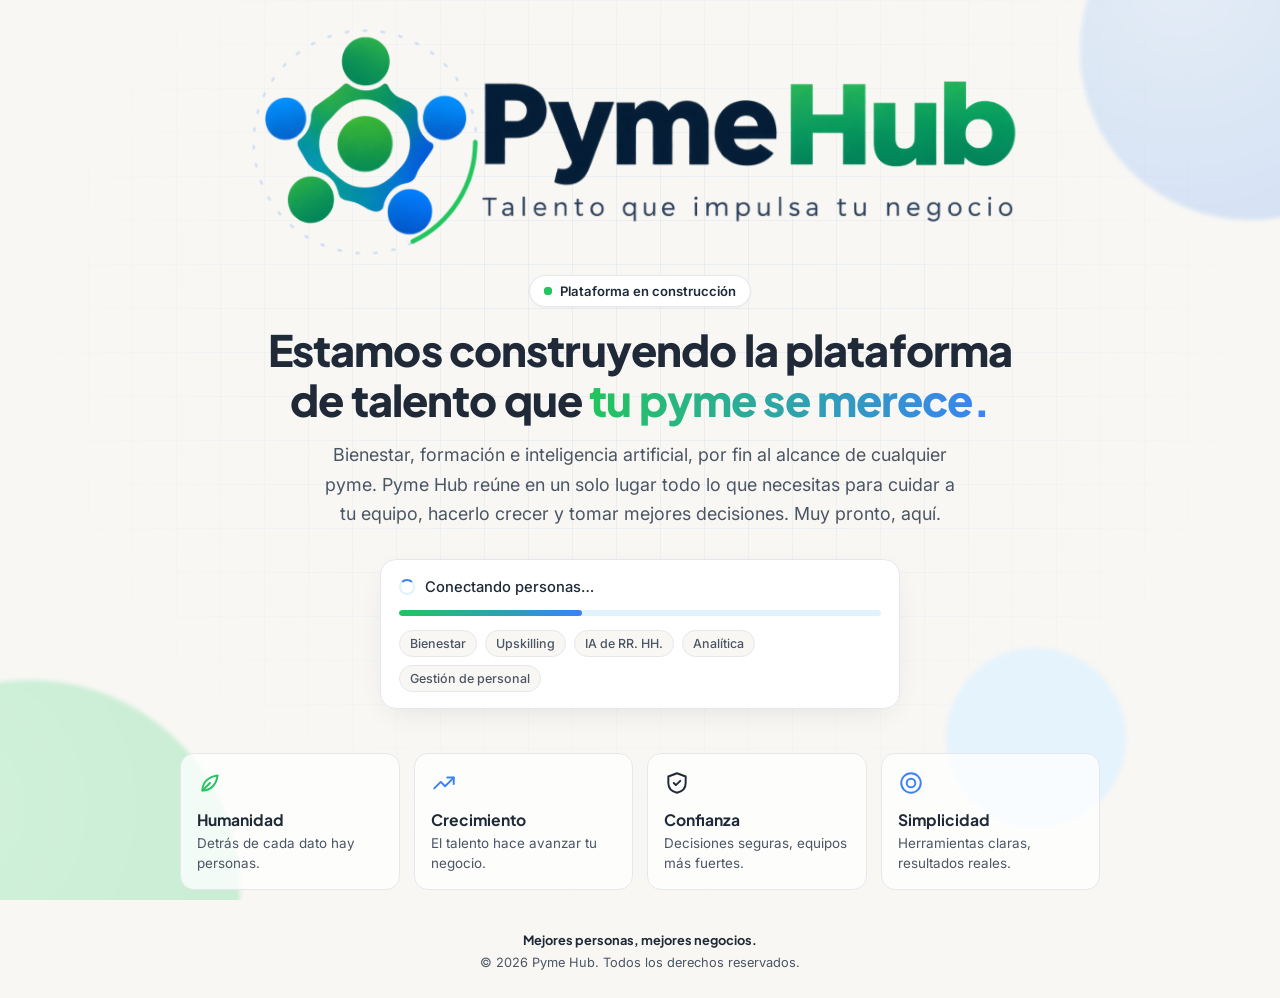
<file: docs/diseno/referencias/landing_muy_pronto.html>
<!DOCTYPE html>
<html lang="es">
<head>
<meta charset="UTF-8">
<meta name="viewport" content="width=device-width, initial-scale=1">
<title>Pyme Hub · Muy pronto</title>
<meta name="description" content="Pyme Hub: la plataforma de gestión y desarrollo del talento para pymes. Estamos construyendo algo grande. Talento que impulsa tu negocio.">
<meta name="theme-color" content="#1F2937">
<meta property="og:title" content="Pyme Hub · Muy pronto">
<meta property="og:description" content="Talento que impulsa tu negocio. Estamos construyendo la plataforma de talento que tu pyme se merece.">
<meta property="og:type" content="website">
<link rel="icon" type="image/png" href="[data-uri]">
<link rel="preconnect" href="https://fonts.googleapis.com">
<link rel="preconnect" href="https://fonts.gstatic.com" crossorigin>
<link href="https://fonts.googleapis.com/css2?family=Inter:wght@400;500;600&family=Plus+Jakarta+Sans:wght@500;700;800&display=swap" rel="stylesheet">
<style>
  :root{
    --verde:#22C55E; --verde-osc:#16A34A;
    --azul:#3B82F6; --azul-claro:#E0F2FE;
    --carbon:#1F2937; --arena:#F8F7F4;
    --texto-2:#4B5563; --borde:#E5E7EB;
    --display:"Plus Jakarta Sans",system-ui,-apple-system,"Segoe UI",sans-serif;
    --ui:"Inter",system-ui,-apple-system,"Segoe UI",sans-serif;
  }
  *{box-sizing:border-box;margin:0;padding:0}
  html,body{min-height:100%}
  body{
    font-family:var(--ui); color:var(--carbon); background:var(--arena);
    overflow-x:hidden; -webkit-font-smoothing:antialiased;
  }

  /* ---------- Fondo: retícula de "plano" + manchas de marca ---------- */
  .bg{position:fixed;inset:0;z-index:0;pointer-events:none;overflow:hidden}
  .grid{
    position:absolute;inset:0;
    background-image:
      linear-gradient(rgba(59,130,246,.07) 1px,transparent 1px),
      linear-gradient(90deg,rgba(59,130,246,.07) 1px,transparent 1px);
    background-size:44px 44px;
    -webkit-mask-image:radial-gradient(ellipse at 50% 38%,#000 20%,transparent 72%);
            mask-image:radial-gradient(ellipse at 50% 38%,#000 20%,transparent 72%);
    animation:gridMove 30s linear infinite;
  }
  @keyframes gridMove{to{background-position:44px 44px,44px 44px}}
  .blob{position:absolute;border-radius:50%;filter:blur(2px);opacity:.9}
  .b1{width:420px;height:420px;background:radial-gradient(circle at 30% 30%,#4ADE80,var(--verde));left:-180px;bottom:-200px;opacity:.22}
  .b2{width:340px;height:340px;background:radial-gradient(circle at 30% 30%,#93C5FD,var(--azul));right:-140px;top:-120px;opacity:.20}
  .b3{width:180px;height:180px;background:var(--azul-claro);right:12%;bottom:8%;opacity:.8}

  /* ---------- Layout ---------- */
  .wrap{
    position:relative;z-index:1;min-height:100vh;
    display:flex;flex-direction:column;align-items:center;
    padding:32px 16px 24px;
  }
  main{width:100%;max-width:920px;display:flex;flex-direction:column;align-items:center;text-align:center;flex:1;justify-content:center}

  /* ---------- Logo animado (piezas del logotipo original) ---------- */
  @property --sweep{syntax:"<angle>";inherits:false;initial-value:0deg}
  .logo{position:relative;width:min(760px,100%);aspect-ratio:1653/450}
  .pc{position:absolute;display:block;max-width:none;user-select:none;-webkit-user-drag:none}
  .core{animation:pop .7s cubic-bezier(.34,1.56,.64,1) .2s both}
  .ring{-webkit-mask:conic-gradient(#000 var(--sweep),transparent 0);mask:conic-gradient(#000 var(--sweep),transparent 0);
    animation:ringIn 1.1s cubic-bezier(.65,0,.35,1) .55s both, sweep 1.1s cubic-bezier(.65,0,.35,1) .55s both}
  @keyframes ringIn{from{transform:rotate(-140deg) scale(.6);opacity:0}to{transform:none;opacity:1}}
  @keyframes sweep{from{--sweep:0deg}to{--sweep:360deg}}
  .head{animation:headIn .75s cubic-bezier(.34,1.45,.64,1) var(--d) both, breathe 3.6s ease-in-out calc(var(--d) + 2.4s) infinite}
  @keyframes headIn{from{transform:translate(calc(var(--ux)*170%),calc(var(--uy)*170%)) scale(.2);opacity:0}to{transform:none;opacity:1}}
  @keyframes breathe{0%,100%{transform:none}50%{transform:translate(calc(var(--ux)*7%),calc(var(--uy)*7%))}}
  .ltr{animation:rise .6s cubic-bezier(.2,.8,.2,1) var(--d) both, wave 6s ease-in-out var(--w) infinite}
  @keyframes rise{from{opacity:0;transform:translateY(35%)}to{opacity:1;transform:none}}
  @keyframes wave{0%,8%,100%{filter:none}4%{filter:brightness(1.45) saturate(1.15)}}
  .tag{animation:fadeUp .9s ease 2.9s both}
  @keyframes pop{from{transform:scale(0);opacity:0}to{transform:scale(1);opacity:1}}
  /* Elementos de "construcción" alrededor del símbolo */
  .halo{position:absolute;left:13.823%;top:54.222%;width:29.6%;aspect-ratio:1;transform:translate(-50%,-50%);pointer-events:none}
  .halo svg{width:100%;height:100%;overflow:visible}
  .orbit{fill:none;stroke:var(--azul);stroke-opacity:.22;stroke-width:1;stroke-dasharray:2 6;
    transform-origin:50% 50%;animation:spin 40s linear infinite, fadeIn .8s ease 2.2s both}
  .scan{fill:none;stroke:var(--verde);stroke-width:2;stroke-linecap:round;stroke-dasharray:55 253;
    transform-origin:50% 50%;animation:spin 3.6s cubic-bezier(.6,.1,.4,.9) infinite, fadeIn .8s ease 2.4s both}
  .pulse{position:absolute;left:13.823%;top:54.222%;width:7.683%;aspect-ratio:1;border-radius:50%;
    border:2px solid var(--verde);transform:translate(-50%,-50%);opacity:0;animation:pulse2 2.6s ease-out 1.4s infinite;pointer-events:none}
  @keyframes pulse2{0%{transform:translate(-50%,-50%) scale(.9);opacity:.45}100%{transform:translate(-50%,-50%) scale(2.6);opacity:0}}
  @keyframes spin{to{transform:rotate(360deg)}}
  @keyframes fadeIn{from{opacity:0}to{opacity:1}}
  @keyframes pulse{0%{transform:scale(.8);opacity:.55}100%{transform:scale(2.6);opacity:0}}

  /* ---------- Mensaje ---------- */
  .badge{display:inline-flex;align-items:center;gap:8px;margin-top:36px;
    padding:7px 14px;border-radius:999px;background:#fff;border:1px solid var(--borde);
    font-size:.82rem;font-weight:600;color:var(--carbon);box-shadow:0 1px 2px rgba(31,41,55,.05);
    opacity:0;animation:fadeUp .7s ease 3.2s forwards}
  .dot{width:8px;height:8px;border-radius:50%;background:var(--verde);position:relative}
  .dot::after{content:"";position:absolute;inset:0;border-radius:50%;background:var(--verde);animation:pulse 1.8s ease-out infinite}
  h1{font-family:var(--display);font-weight:800;font-size:clamp(1.65rem,4.6vw,2.7rem);line-height:1.15;
    letter-spacing:-.02em;max-width:760px;margin-top:18px;opacity:0;animation:fadeUp .8s ease 3.35s forwards}
  h1 em{font-style:normal;background:linear-gradient(90deg,var(--verde),var(--azul));
    -webkit-background-clip:text;background-clip:text;color:transparent}
  .lead{font-size:clamp(1rem,2.3vw,1.12rem);line-height:1.65;color:var(--texto-2);max-width:640px;margin-top:16px;
    opacity:0;animation:fadeUp .8s ease 3.5s forwards}
  @keyframes fadeUp{from{opacity:0;transform:translateY(12px)}to{opacity:1;transform:none}}

  /* ---------- Consola de construcción ---------- */
  .build{width:100%;max-width:520px;margin-top:30px;background:#fff;border:1px solid var(--borde);
    border-radius:16px;padding:16px 18px;text-align:left;box-shadow:0 8px 30px -12px rgba(31,41,55,.15);
    opacity:0;animation:fadeUp .8s ease 3.7s forwards}
  .build-top{display:flex;align-items:center;gap:10px;font-size:.92rem;font-weight:500;min-height:1.5em}
  .spinner{width:16px;height:16px;flex:none;border-radius:50%;border:2px solid var(--azul-claro);border-top-color:var(--azul);animation:spin .9s linear infinite}
  #status{transition:opacity .35s ease, transform .35s ease}
  #status.out{opacity:0;transform:translateY(-6px)}
  .bar{height:6px;border-radius:99px;background:var(--azul-claro);margin-top:12px;overflow:hidden;position:relative}
  .bar::before{content:"";position:absolute;top:0;bottom:0;width:38%;border-radius:99px;
    background:linear-gradient(90deg,var(--verde),var(--azul));animation:indet 1.8s cubic-bezier(.6,.1,.4,.9) infinite}
  @keyframes indet{0%{left:-40%}100%{left:102%}}
  .modules{display:flex;flex-wrap:wrap;gap:8px;margin-top:14px}
  .chip{font-size:.78rem;font-weight:500;padding:5px 10px;border-radius:999px;background:var(--arena);
    border:1px solid var(--borde);color:var(--texto-2);transition:all .4s ease}
  .chip.on{background:#ECFDF3;border-color:#BBF7D0;color:var(--verde-osc)}

  /* ---------- Valores ---------- */
  .values{display:grid;grid-template-columns:repeat(4,1fr);gap:14px;width:100%;margin-top:44px;
    opacity:0;animation:fadeUp .8s ease 3.9s forwards}
  .value{background:rgba(255,255,255,.75);backdrop-filter:blur(6px);border:1px solid var(--borde);
    border-radius:14px;padding:16px;text-align:left}
  .value svg{width:26px;height:26px;stroke-width:1.8;fill:none;stroke-linecap:round;stroke-linejoin:round}
  .value h3{font-family:var(--display);font-size:.98rem;font-weight:700;margin-top:10px}
  .value p{font-size:.84rem;color:var(--texto-2);line-height:1.5;margin-top:4px}

  footer{position:relative;z-index:1;margin-top:40px;font-size:.8rem;color:var(--texto-2);text-align:center;line-height:1.7}
  footer strong{font-family:var(--display);color:var(--carbon)}

  @media (max-width:760px){.values{grid-template-columns:repeat(2,1fr)}}
  @media (max-width:380px){.values{grid-template-columns:1fr}}

  @media (prefers-reduced-motion:reduce){
    *,*::before,*::after{animation-duration:.01ms!important;animation-delay:0s!important;animation-iteration-count:1!important}
    .ring{--sweep:360deg}
  }
</style>
</head>
<body>
  <div class="bg" aria-hidden="true">
    <div class="grid"></div>
    <div class="blob b1"></div><div class="blob b2"></div><div class="blob b3"></div>
  </div>

  <div class="wrap">
    <main>
      <!-- Logo animado: se arma con las piezas exactas del logotipo original -->
      <div class="logo" role="img" aria-label="Pyme Hub · Talento que impulsa tu negocio">
        <div class="halo" aria-hidden="true"><svg viewBox="0 0 100 100">
          <circle class="orbit" cx="50" cy="50" r="49.5"/><circle class="scan" cx="50" cy="50" r="49"/></svg></div>
        <div class="pulse" aria-hidden="true"></div>
          <img class="pc ring" style="left:4.477%;top:23.778%;width:18.512%;height:64.889%;--ux:-0.164;--uy:0.986;" src="[data-uri]" alt="">
          <img class="pc core" style="left:9.982%;top:39.778%;width:7.683%;height:28.667%;--ux:0.000;--uy:-1.000;" src="[data-uri]" alt="">
          <img class="pc head" style="left:6.594%;top:-33.111%;width:16.092%;height:60.000%;--ux:0.052;--uy:-0.999;--d:1.30s" src="[data-uri]" alt="">
          <img class="pc head" style="left:21.113%;top:15.778%;width:6.292%;height:37.111%;--ux:0.888;--uy:-0.461;--d:1.43s" src="[data-uri]" alt="">
          <img class="pc head" style="left:16.455%;top:74.222%;width:8.167%;height:27.778%;--ux:0.588;--uy:0.809;--d:1.56s" src="[data-uri]" alt="">
          <img class="pc head" style="left:3.448%;top:68.222%;width:6.655%;height:24.667%;--ux:-0.701;--uy:0.713;--d:1.69s" src="[data-uri]" alt="">
          <img class="pc head" style="left:0.484%;top:30.889%;width:5.868%;height:22.000%;--ux:-0.952;--uy:-0.307;--d:1.82s" src="[data-uri]" alt="">
          <img class="pc ltr" style="left:28.917%;top:-38.444%;width:9.074%;height:102.889%;--ux:0.868;--uy:-0.496;--d:2.00s;--w:3.80s" src="[data-uri]" alt="">
          <img class="pc ltr" style="left:37.750%;top:6.889%;width:9.014%;height:67.778%;--ux:0.992;--uy:-0.128;--d:2.08s;--w:3.89s" src="[data-uri]" alt="">
          <img class="pc ltr" style="left:46.703%;top:26.444%;width:12.946%;height:38.222%;--ux:0.998;--uy:-0.060;--d:2.16s;--w:3.98s" src="[data-uri]" alt="">
          <img class="pc ltr" style="left:59.468%;top:32.444%;width:8.711%;height:33.333%;--ux:1.000;--uy:-0.028;--d:2.24s;--w:4.07s" src="[data-uri]" alt="">
          <img class="pc ltr" style="left:65.154%;top:-12.889%;width:18.572%;height:77.778%;--ux:0.992;--uy:-0.126;--d:2.44s;--w:4.16s" src="[data-uri]" alt="">
          <img class="pc ltr" style="left:80.218%;top:32.667%;width:9.316%;height:32.889%;--ux:1.000;--uy:-0.020;--d:2.52s;--w:4.25s" src="[data-uri]" alt="">
          <img class="pc ltr" style="left:87.598%;top:18.889%;width:12.039%;height:46.444%;--ux:0.999;--uy:-0.041;--d:2.60s;--w:4.34s" src="[data-uri]" alt="">
          <img class="pc tag" style="left:29.099%;top:78.889%;width:70.175%;height:41.111%;--ux:0.971;--uy:0.237;" src="[data-uri]" alt="">
      </div>

      <span class="badge"><span class="dot"></span> Plataforma en construcción</span>

      <h1>Estamos construyendo la plataforma de talento que <em>tu pyme se merece.</em></h1>
      <p class="lead">
        Bienestar, formación e inteligencia artificial, por fin al alcance de cualquier pyme.
        Pyme Hub reúne en un solo lugar todo lo que necesitas para cuidar a tu equipo,
        hacerlo crecer y tomar mejores decisiones. Muy pronto, aquí.
      </p>

      <div class="build" aria-live="polite">
        <div class="build-top"><span class="spinner" aria-hidden="true"></span><span id="status">Conectando personas…</span></div>
        <div class="bar" aria-hidden="true"></div>
        <div class="modules">
          <span class="chip" data-m="0">Bienestar</span>
          <span class="chip" data-m="1">Upskilling</span>
          <span class="chip" data-m="2">IA de RR. HH.</span>
          <span class="chip" data-m="3">Analítica</span>
          <span class="chip" data-m="4">Gestión de personal</span>
        </div>
      </div>

      <section class="values" aria-label="Valores de Pyme Hub">
        <div class="value">
          <svg viewBox="0 0 24 24" stroke="#22C55E"><path d="M5 19c0-8 6-13 14-14-1 8-6 14-14 14z"/><path d="M5 19l7-7"/></svg>
          <h3>Humanidad</h3><p>Detrás de cada dato hay personas.</p>
        </div>
        <div class="value">
          <svg viewBox="0 0 24 24" stroke="#3B82F6"><path d="M3 17l6-6 4 4 8-8"/><path d="M15 7h6v6"/></svg>
          <h3>Crecimiento</h3><p>El talento hace avanzar tu negocio.</p>
        </div>
        <div class="value">
          <svg viewBox="0 0 24 24" stroke="#1F2937"><path d="M12 3l8 3v6c0 5-3.5 8-8 9-4.5-1-8-4-8-9V6z"/><path d="M9 12l2 2 4-4"/></svg>
          <h3>Confianza</h3><p>Decisiones seguras, equipos más fuertes.</p>
        </div>
        <div class="value">
          <svg viewBox="0 0 24 24" stroke="#3B82F6"><circle cx="12" cy="12" r="9"/><circle cx="12" cy="12" r="4"/></svg>
          <h3>Simplicidad</h3><p>Herramientas claras, resultados reales.</p>
        </div>
      </section>
    </main>

    <footer>
      <strong>Mejores personas, mejores negocios.</strong><br>
      © <span id="year">2026</span> Pyme Hub. Todos los derechos reservados.
    </footer>
  </div>

<script>
(function(){
  document.getElementById('year').textContent=new Date().getFullYear();

  // Consola de construcción: mensajes rotativos y módulo activo
  var msgs=[
    ['Conectando personas…',null],
    ['Diseñando el módulo de Bienestar…',0],
    ['Preparando rutas de Upskilling…',1],
    ['Entrenando al asesor de formación con IA…',2],
    ['Afinando la analítica de tu equipo…',3],
    ['Organizando la gestión de personal…',4],
    ['Puliendo cada detalle para tu pyme…',null]
  ];
  var st=document.getElementById('status'), chips=document.querySelectorAll('.chip'), i=0;
  var reduce=window.matchMedia&&window.matchMedia('(prefers-reduced-motion: reduce)').matches;
  function show(){
    var m=msgs[i];
    chips.forEach(function(c){c.classList.toggle('on', m[1]!==null && +c.dataset.m===m[1]);});
    st.textContent=m[0];
  }
  setTimeout(function(){
    setInterval(function(){
      i=(i+1)%msgs.length;
      if(reduce){show();return;}
      st.classList.add('out');
      setTimeout(function(){show();st.classList.remove('out');},350);
    },2800);
  },3700);
})();
</script>
</body>
</html>
</file>
